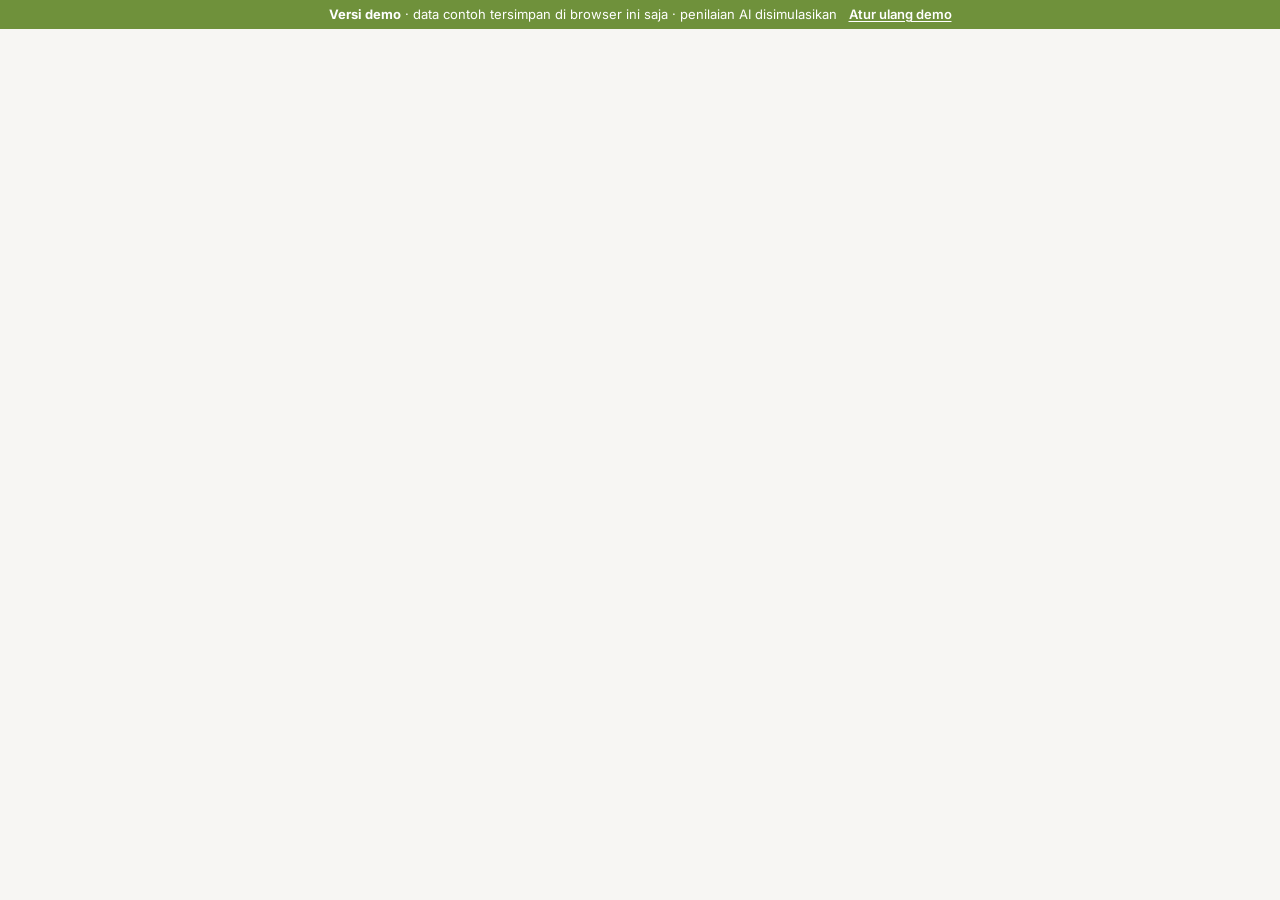
<file: index.html>
<!doctype html>
<html lang="id">
    <head>
        <meta charset="utf-8" />
        <meta name="viewport" content="width=device-width, initial-scale=1" />
        <meta name="theme-color" content="#1d4a2c" />
        <meta name="description" content="E-Paper Santri — panduan menyusun karya tulis ilmiah Madrasah Aliyah Darul Huda Mayak Ponorogo" />
        <link rel="icon" href="/logo-yayasan.png" />
        <link rel="preconnect" href="https://fonts.googleapis.com" />
        <link rel="preconnect" href="https://fonts.gstatic.com" crossorigin />
        <link href="https://fonts.googleapis.com/css2?family=DM+Serif+Display:ital@0;1&family=Inter:wght@400;500;600;700&family=JetBrains+Mono:wght@400;600&family=Amiri:wght@400;700&display=swap" rel="stylesheet" />
        <title>E-Paper Santri</title>
      <script type="module" crossorigin src="/assets/index-QgddvInJ.js"></script>
      <link rel="modulepreload" crossorigin href="/assets/axios-BQgpg_QM.js">
      <link rel="stylesheet" crossorigin href="/assets/index-Ca-hzDNy.css">
    </head>
    <body>
        <noscript>Aktifkan JavaScript untuk menjalankan aplikasi ini.</noscript>
        <div id="root"></div>
    </body>
</html>
</file>
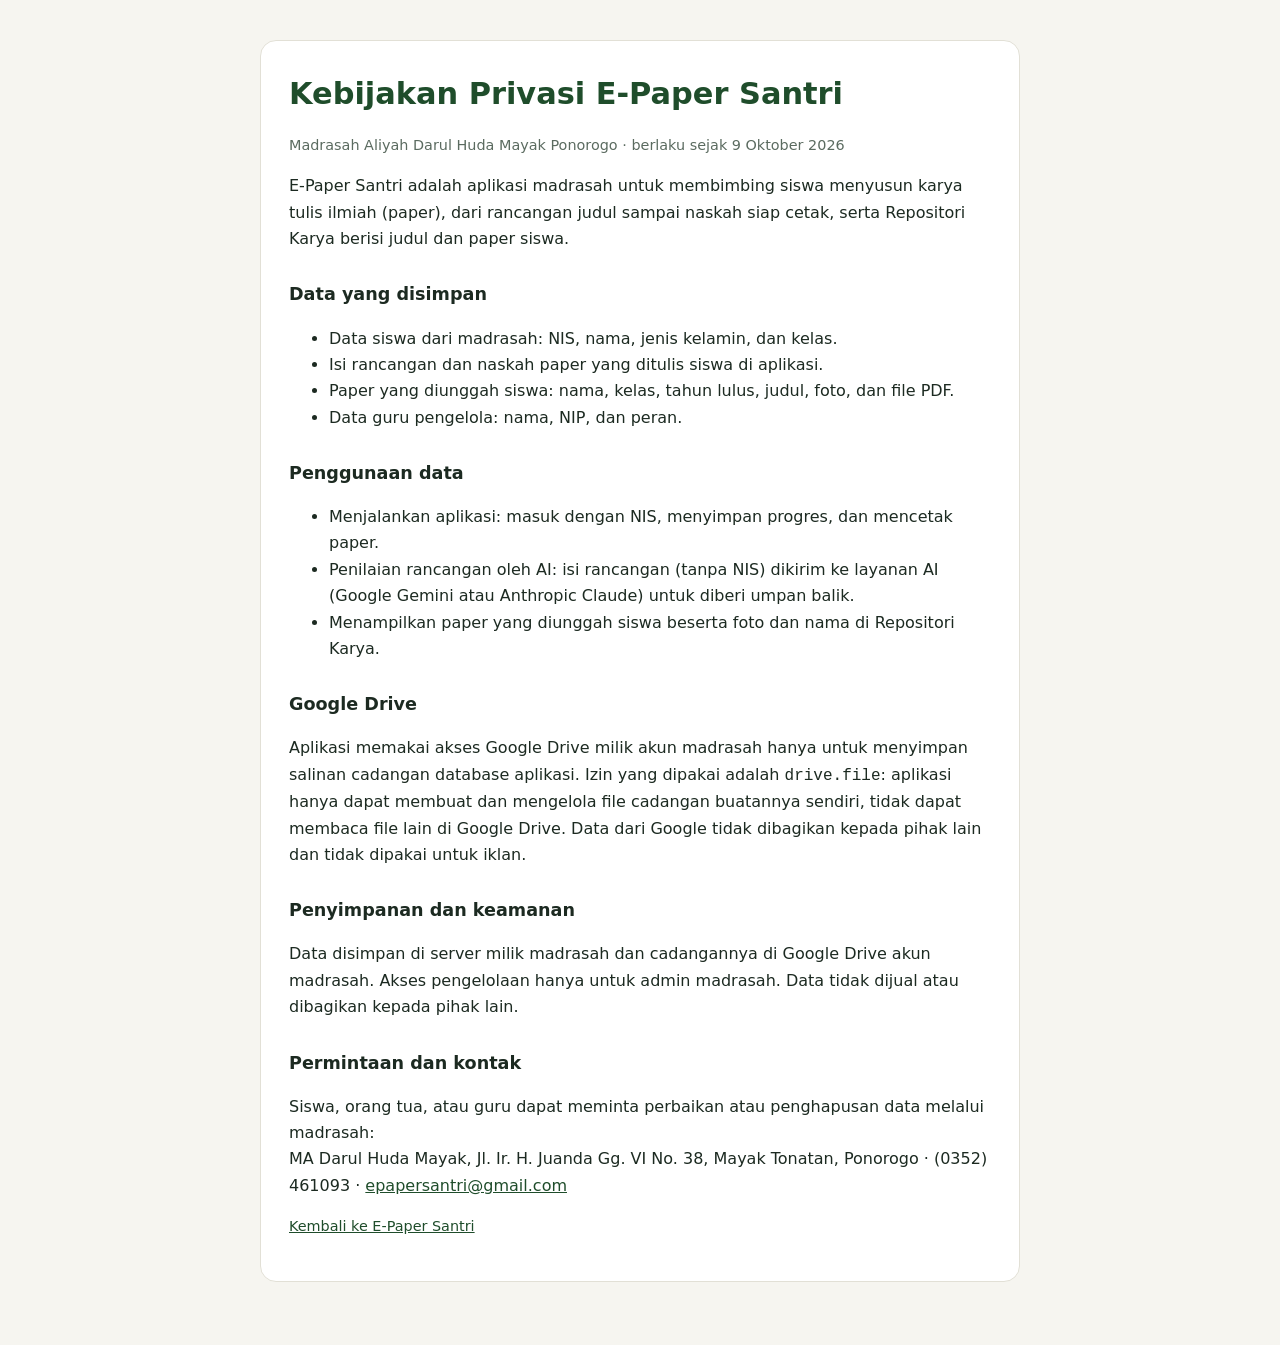
<file: privasi.html>
<!doctype html>
<html lang="id">
<head>
<meta charset="utf-8">
<meta name="viewport" content="width=device-width, initial-scale=1">
<title>Kebijakan Privasi · E-Paper Santri</title>
<style>
  :root { --bg: #f6f5f0; --ink: #1c2a21; --muted: #5b6b60; --hijau: #1f4d2b; --card: #fff; --garis: #e2e0d6; }
  @media (prefers-color-scheme: dark) { :root { --bg: #0f1712; --ink: #ecebe4; --muted: #a3b0a6; --hijau: #7fbf8c; --card: #17211a; --garis: #2a352d; } }
  body { margin: 0; background: var(--bg); color: var(--ink); font: 16px/1.65 system-ui, "Segoe UI", sans-serif; }
  main { max-width: 760px; margin: 0 auto; padding: 40px 16px 64px; }
  .kartu { background: var(--card); border: 1px solid var(--garis); border-radius: 16px; padding: 28px; }
  h1 { color: var(--hijau); font-size: 1.9rem; margin: 0 0 4px; }
  h2 { font-size: 1.1rem; margin: 28px 0 6px; }
  p, li { color: var(--ink); } .kecil { color: var(--muted); font-size: .9rem; }
  a { color: var(--hijau); }
</style>
</head>
<body>
<main>
  <div class="kartu">
    <h1>Kebijakan Privasi E-Paper Santri</h1>
    <p class="kecil">Madrasah Aliyah Darul Huda Mayak Ponorogo · berlaku sejak 9 Oktober 2026</p>

    <p>E-Paper Santri adalah aplikasi madrasah untuk membimbing siswa menyusun karya tulis ilmiah (paper), dari rancangan judul sampai naskah siap cetak, serta Repositori Karya berisi judul dan paper siswa.</p>

    <h2>Data yang disimpan</h2>
    <ul>
      <li>Data siswa dari madrasah: NIS, nama, jenis kelamin, dan kelas.</li>
      <li>Isi rancangan dan naskah paper yang ditulis siswa di aplikasi.</li>
      <li>Paper yang diunggah siswa: nama, kelas, tahun lulus, judul, foto, dan file PDF.</li>
      <li>Data guru pengelola: nama, NIP, dan peran.</li>
    </ul>

    <h2>Penggunaan data</h2>
    <ul>
      <li>Menjalankan aplikasi: masuk dengan NIS, menyimpan progres, dan mencetak paper.</li>
      <li>Penilaian rancangan oleh AI: isi rancangan (tanpa NIS) dikirim ke layanan AI (Google Gemini atau Anthropic Claude) untuk diberi umpan balik.</li>
      <li>Menampilkan paper yang diunggah siswa beserta foto dan nama di Repositori Karya.</li>
    </ul>

    <h2>Google Drive</h2>
    <p>Aplikasi memakai akses Google Drive milik akun madrasah hanya untuk menyimpan salinan cadangan database aplikasi. Izin yang dipakai adalah <code>drive.file</code>: aplikasi hanya dapat membuat dan mengelola file cadangan buatannya sendiri, tidak dapat membaca file lain di Google Drive. Data dari Google tidak dibagikan kepada pihak lain dan tidak dipakai untuk iklan.</p>

    <h2>Penyimpanan dan keamanan</h2>
    <p>Data disimpan di server milik madrasah dan cadangannya di Google Drive akun madrasah. Akses pengelolaan hanya untuk admin madrasah. Data tidak dijual atau dibagikan kepada pihak lain.</p>

    <h2>Permintaan dan kontak</h2>
    <p>Siswa, orang tua, atau guru dapat meminta perbaikan atau penghapusan data melalui madrasah:<br>
    MA Darul Huda Mayak, Jl. Ir. H. Juanda Gg. VI No. 38, Mayak Tonatan, Ponorogo · (0352) 461093 ·
    <a href="mailto:epapersantri@gmail.com">epapersantri@gmail.com</a></p>

    <p class="kecil"><a href="./">Kembali ke E-Paper Santri</a></p>
  </div>
</main>
</body>
</html>
</file>
